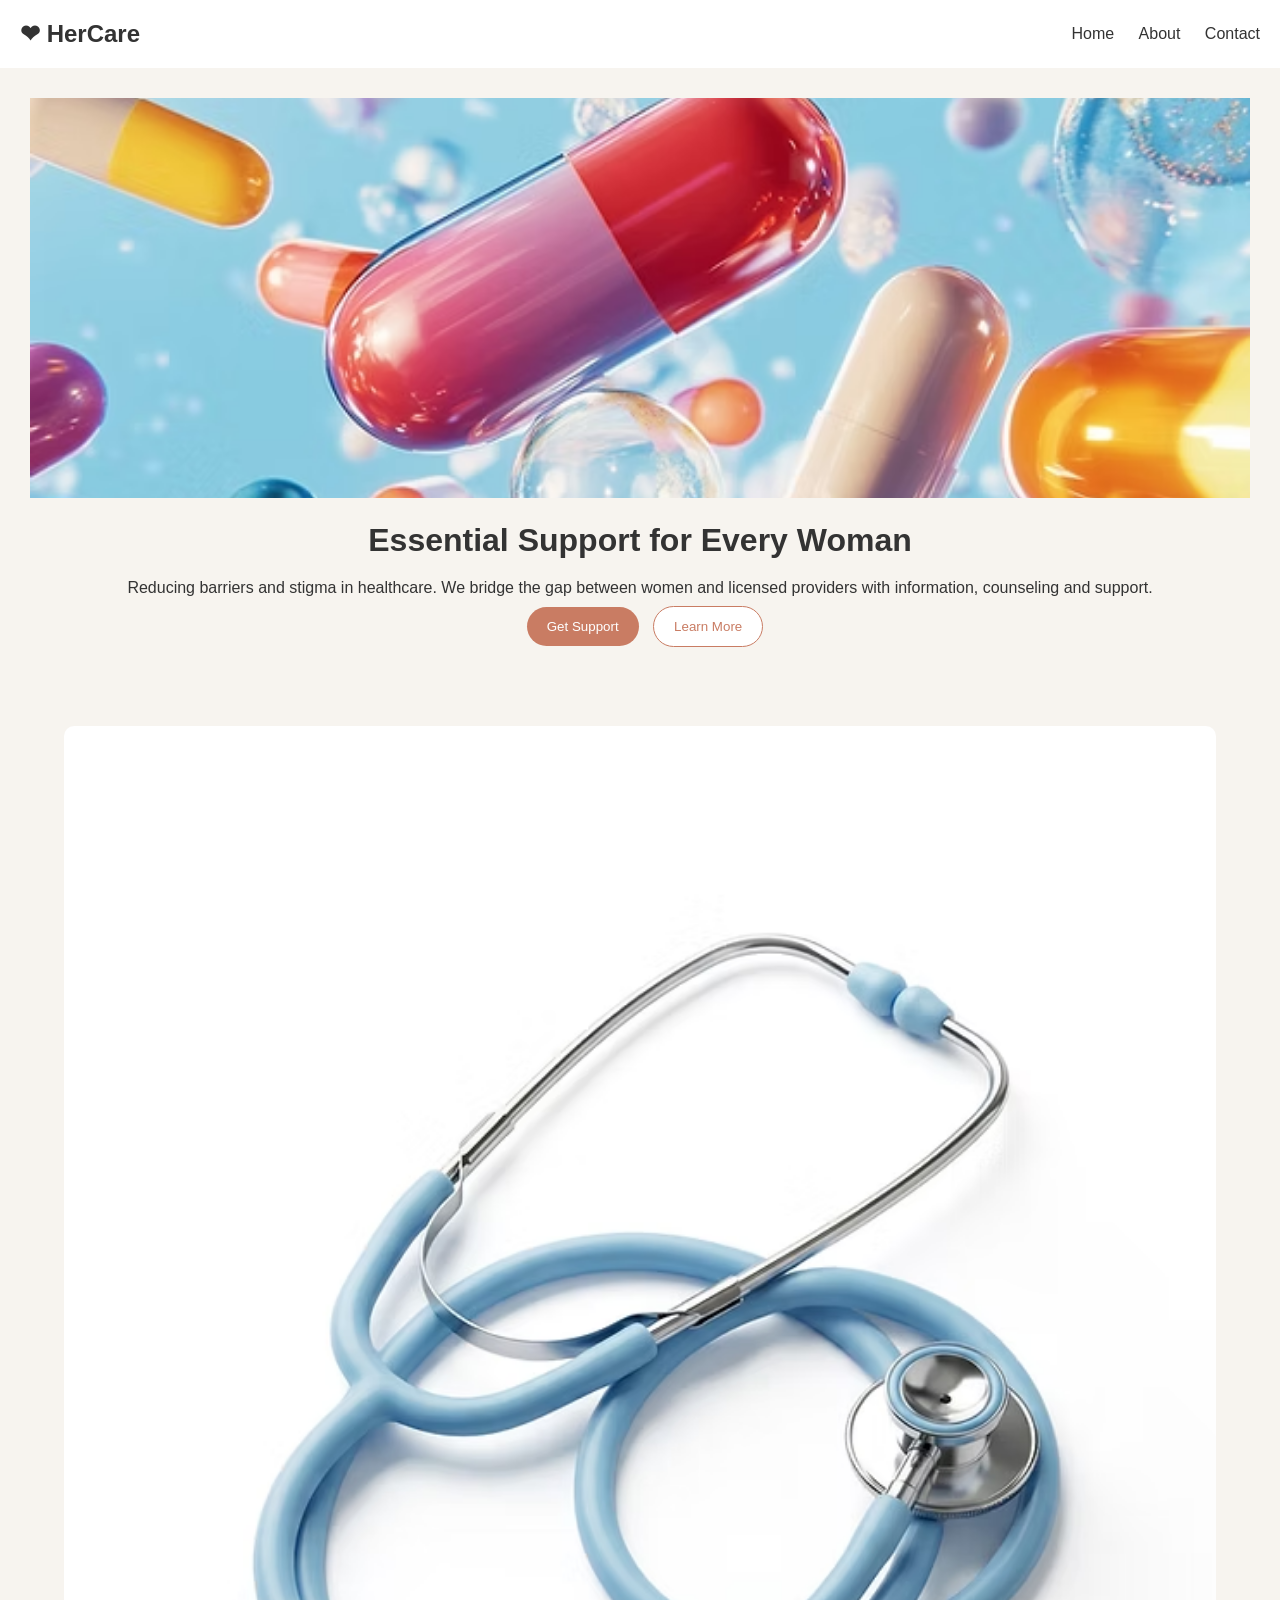
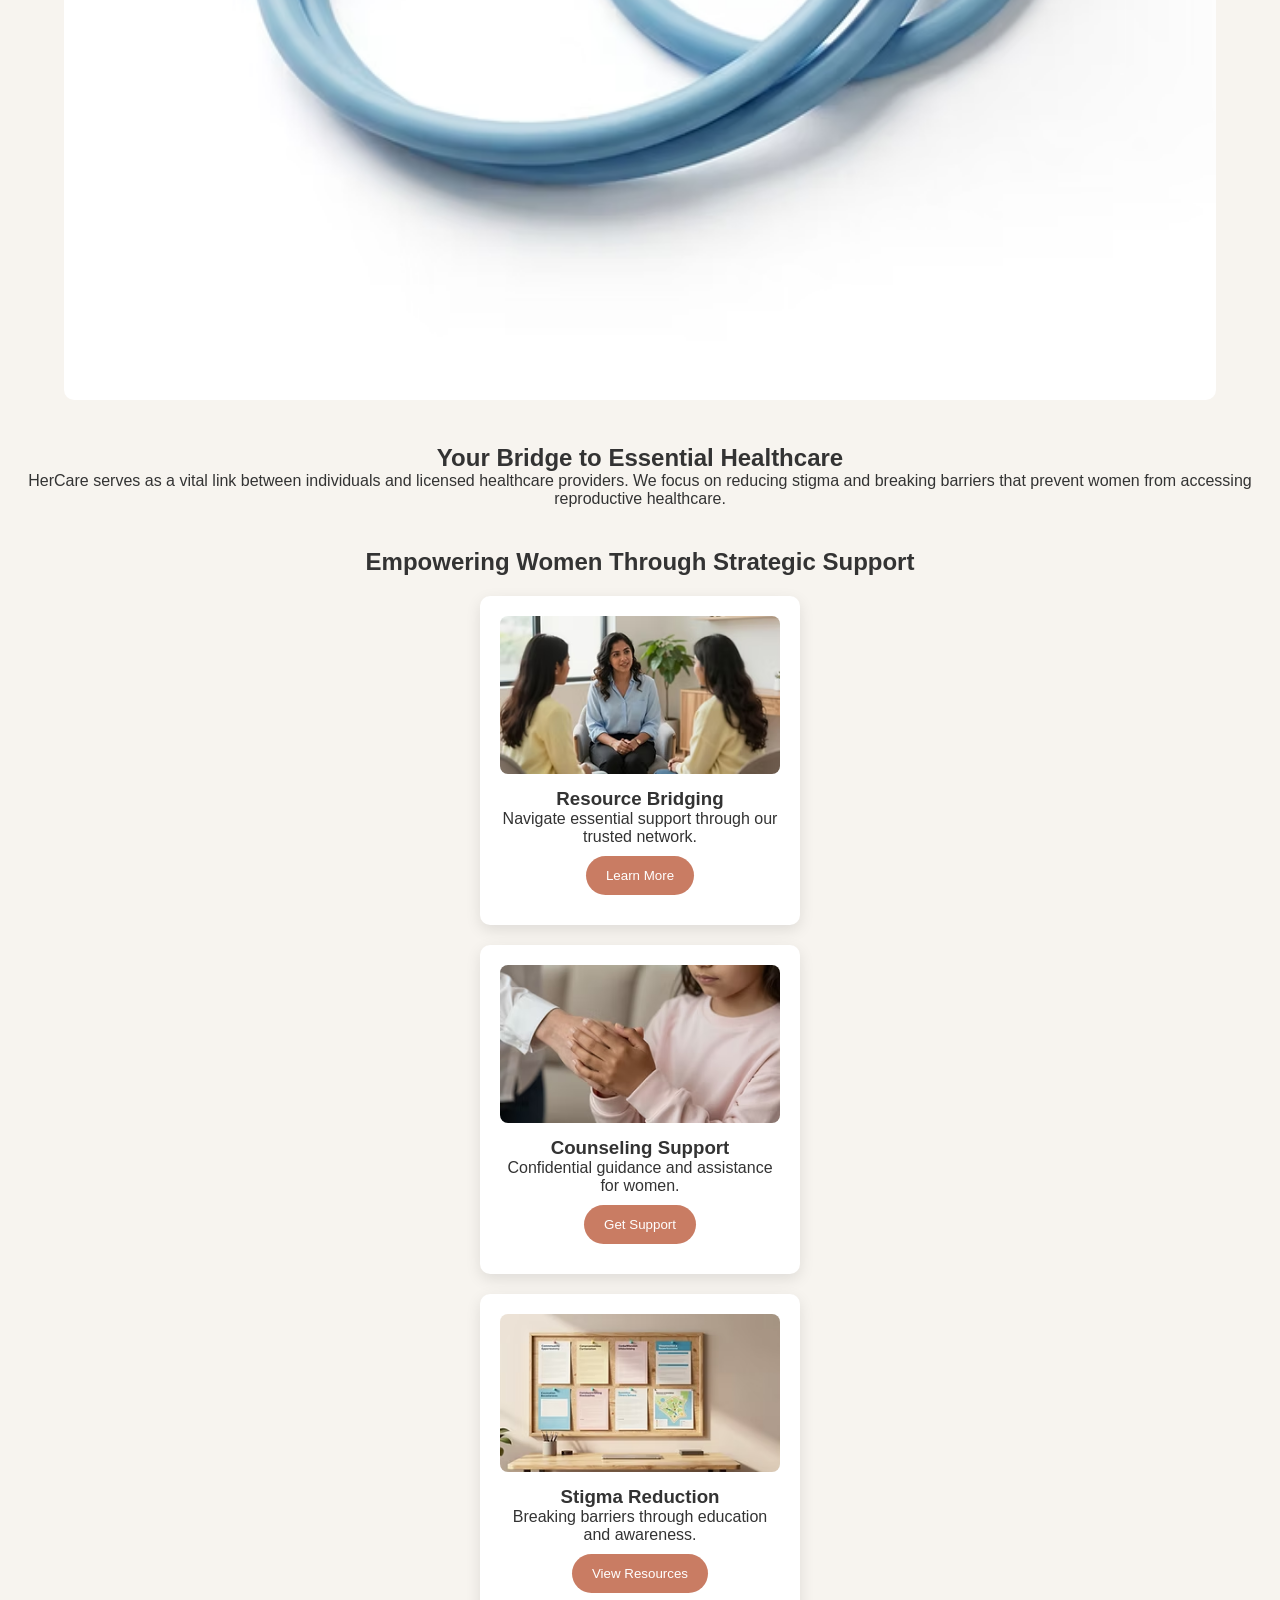
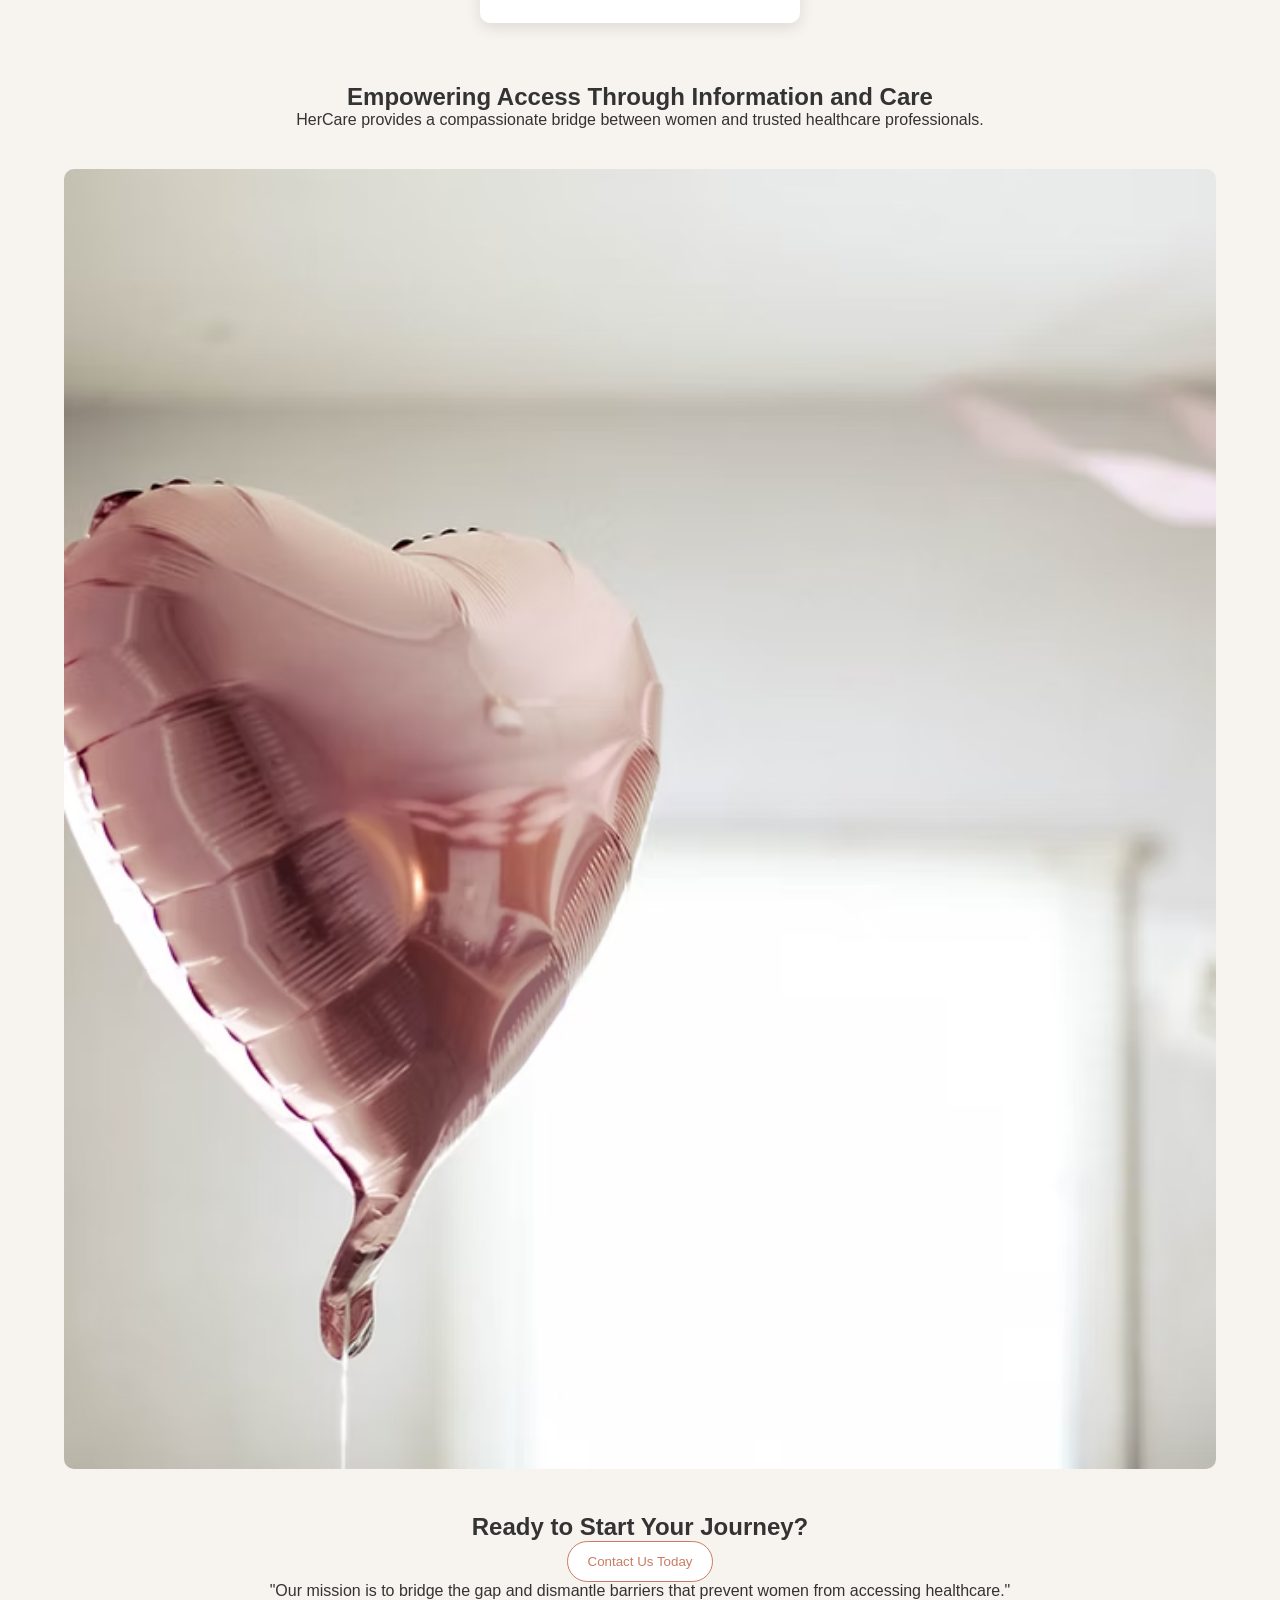
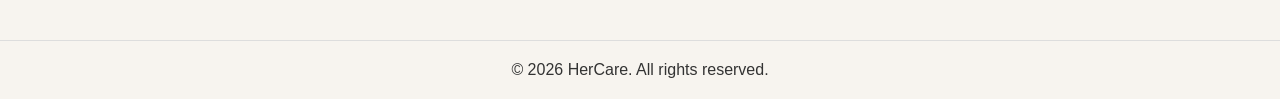
<file: HerCare/index.html>
<!DOCTYPE html>
<html lang="en">
<head>
<meta charset="UTF-8">
<meta name="viewport" content="width=device-width, initial-scale=1.0">
<title>HerCare</title>
<link rel="stylesheet" href="style.css">
</head>

<body>

<header>
<h2>❤ HerCare</h2>

<nav>
<a href="index.html">Home</a>
<a href="about.html">About</a>
<a href="contact.html">Contact</a>
</nav>
</header>


<section class="hero">
<img src="images/hero.avif">

<h1>Essential Support for Every Woman</h1>

<p>
Reducing barriers and stigma in healthcare.
We bridge the gap between women and licensed
providers with information, counseling and support.
</p>

<button class="btn">Get Support</button>
<button class="btn-light">Learn More</button>

</section>


<section class="image-section">
<img src="images/stethoscope.avif">
</section>


<section class="bridge">

<h2>Your Bridge to Essential Healthcare</h2>

<p>
HerCare serves as a vital link between individuals
and licensed healthcare providers. We focus on reducing
stigma and breaking barriers that prevent women from
accessing reproductive healthcare.
</p>

</section>


<section class="services">

<h2>Empowering Women Through Strategic Support</h2>

<div class="card">
<img src="images/resource.avif">
<h3>Resource Bridging</h3>
<p>Navigate essential support through our trusted network.</p>
<button class="btn">Learn More</button>
</div>

<div class="card">
<img src="images/counselling.avif">
<h3>Counseling Support</h3>
<p>Confidential guidance and assistance for women.</p>
<button class="btn">Get Support</button>
</div>

<div class="card">
<img src="images/stigma.avif">
<h3>Stigma Reduction</h3>
<p>Breaking barriers through education and awareness.</p>
<button class="btn">View Resources</button>
</div>

</section>


<section class="info">

<h2>Empowering Access Through Information and Care</h2>

<p>
HerCare provides a compassionate bridge between women
and trusted healthcare professionals.
</p>

</section>


<section class="image-section">
<img src="images/heart.avif">

</section>


<section class="cta">

<h2>Ready to Start Your Journey?</h2>

<button class="btn-light">Contact Us Today</button>

</section>


<section class="quote">

<p>
"Our mission is to bridge the gap and dismantle barriers
that prevent women from accessing healthcare."
</p>

</section>


<footer>

<p>© 2026 HerCare. All rights reserved.</p>

</footer>

</body>
</html>
</file>
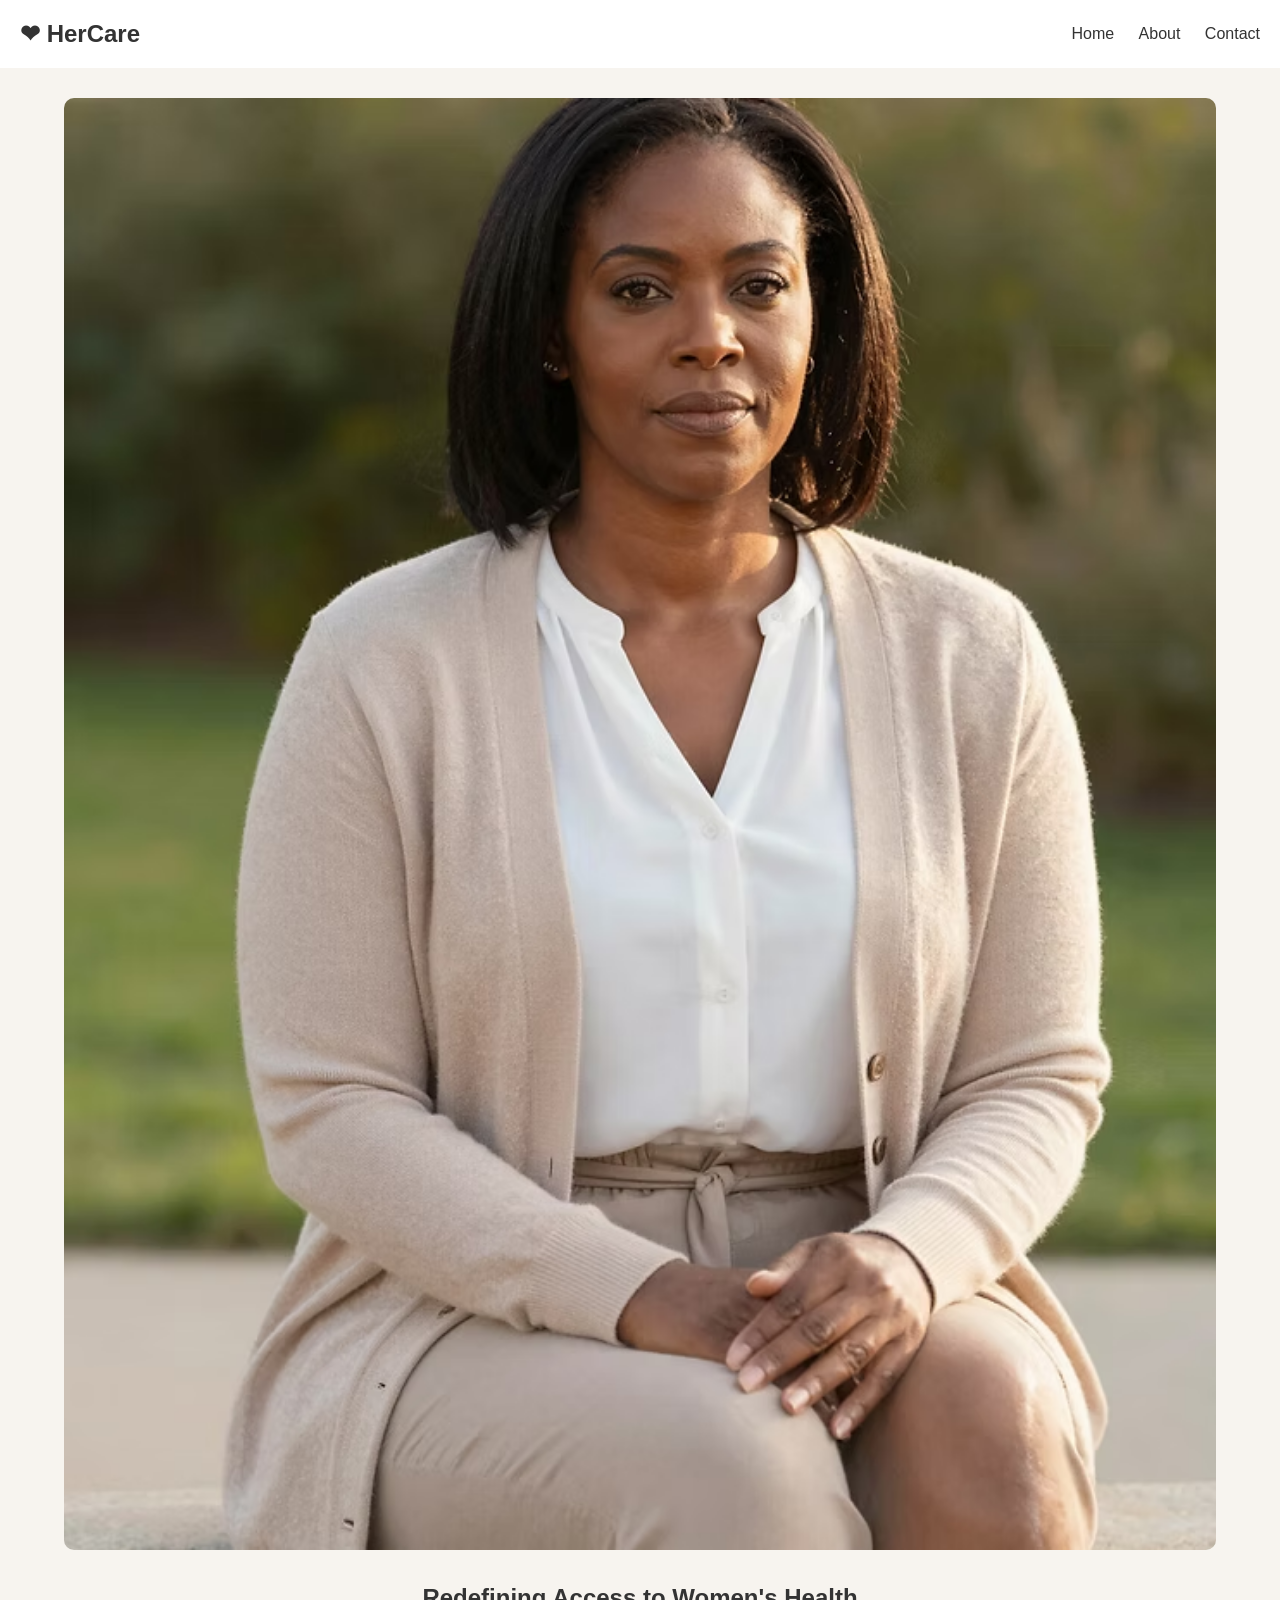
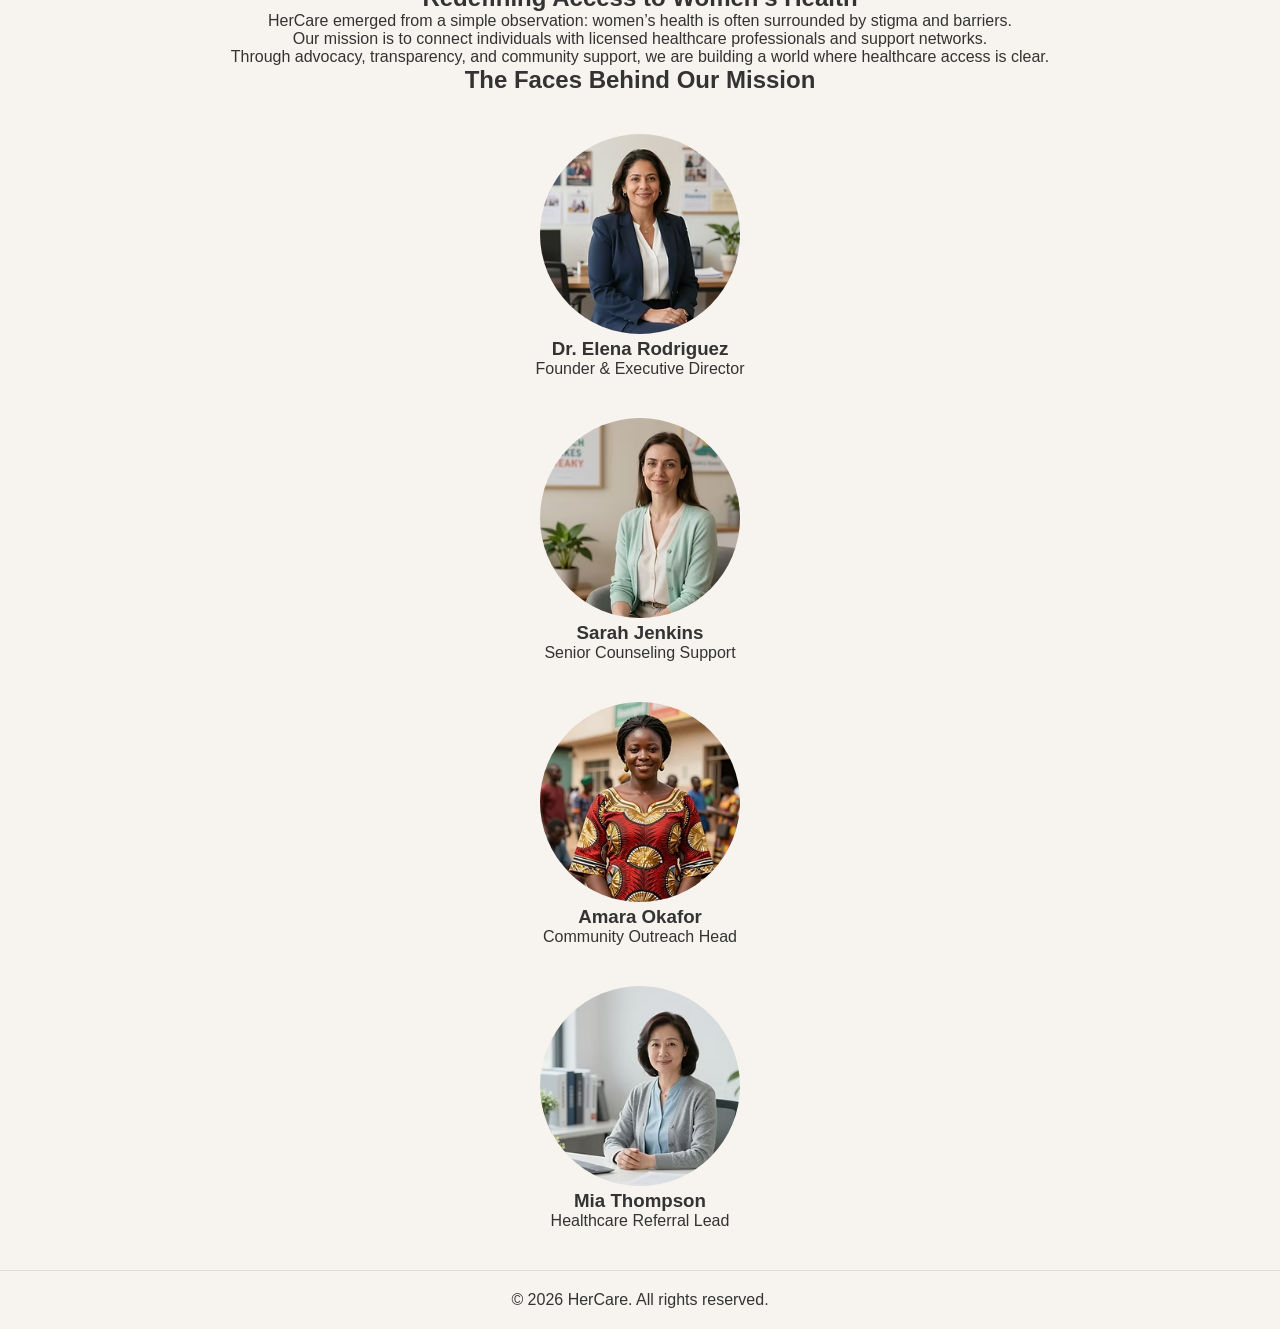
<file: HerCare/about.html>
<!DOCTYPE html>
<html lang="en">
<head>
<meta charset="UTF-8">
<meta name="viewport" content="width=device-width, initial-scale=1.0">
<title>About | HerCare</title>
<link rel="stylesheet" href="style.css">
</head>

<body>

<header>
<h2>❤ HerCare</h2>

<nav>
<a href="index.html">Home</a>
<a href="about.html">About</a>
<a href="contact.html">Contact</a>
</nav>
</header>


<section class="about-hero">
<img src="images/about-hero.avif">
</section>


<section class="about-text">

<h1>Redefining Access to Women's Health</h1>

<p>
HerCare emerged from a simple observation: women’s health
is often surrounded by stigma and barriers.
</p>

<p>
Our mission is to connect individuals with licensed
healthcare professionals and support networks.
</p>

<p>
Through advocacy, transparency, and community support,
we are building a world where healthcare access is clear.
</p>

</section>


<section class="team">

<h2>The Faces Behind Our Mission</h2>

<div class="team-member">
<img src="images/team1.avif">
<h3>Dr. Elena Rodriguez</h3>
<p>Founder & Executive Director</p>
</div>

<div class="team-member">
<img src="images/team2.avif">
<h3>Sarah Jenkins</h3>
<p>Senior Counseling Support</p>
</div>

<div class="team-member">
<img src="images/team3.avif">
<h3>Amara Okafor</h3>
<p>Community Outreach Head</p>
</div>

<div class="team-member">
<img src="images/team4.avif">
<h3>Mia Thompson</h3>
<p>Healthcare Referral Lead</p>
</div>

</section>


<footer>
<p>© 2026 HerCare. All rights reserved.</p>
</footer>

</body>
</html>
</file>
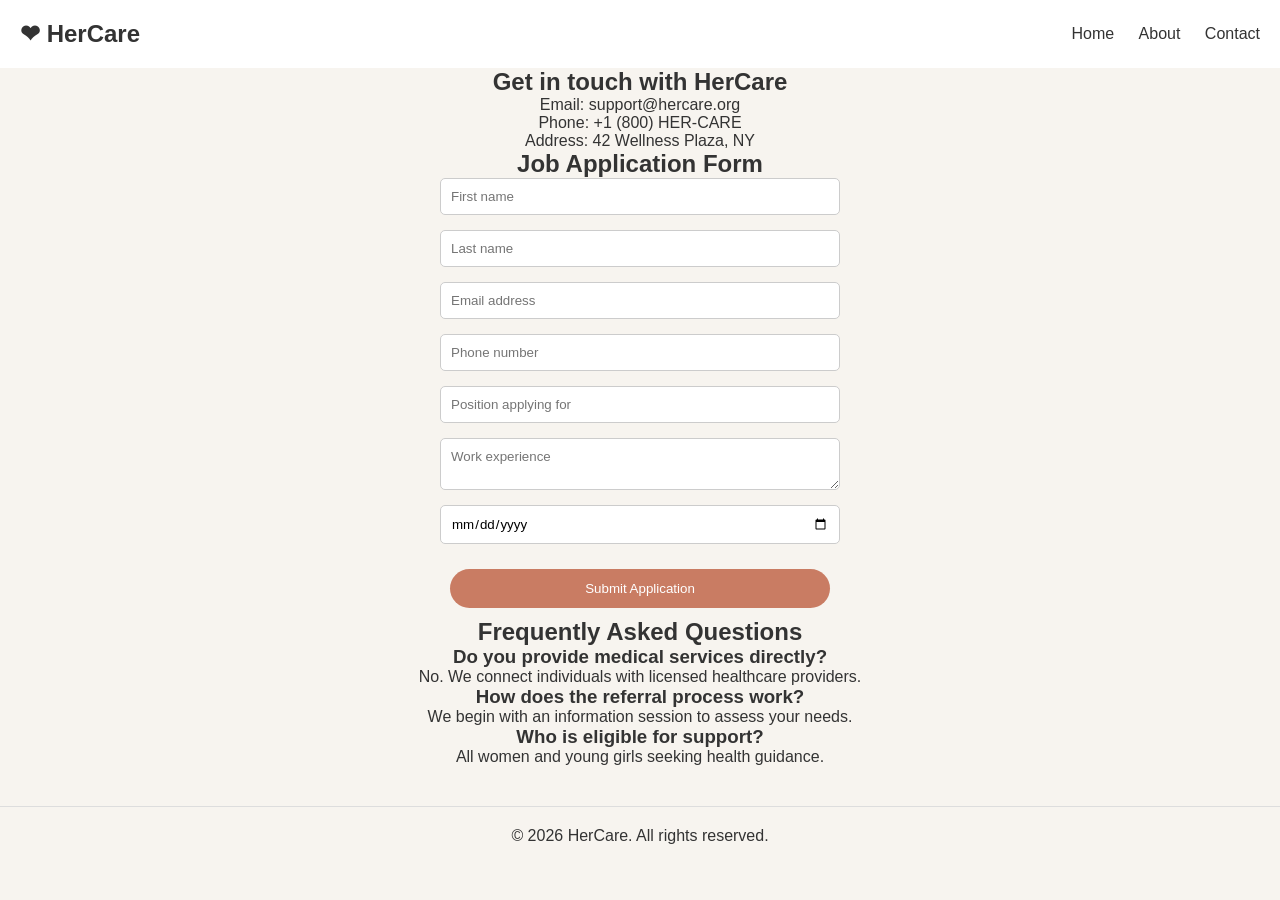
<file: HerCare/contact.html>
<!DOCTYPE html>
<html lang="en">
<head>
<meta charset="UTF-8">
<meta name="viewport" content="width=device-width, initial-scale=1.0">
<title>Contact | HerCare</title>
<link rel="stylesheet" href="style.css">
</head>

<body>

<header>
<h2>❤ HerCare</h2>

<nav>
<a href="index.html">Home</a>
<a href="about.html">About</a>
<a href="contact.html">Contact</a>
</nav>
</header>


<section class="contact-info">

<h1>Get in touch with HerCare</h1>

<p>Email: support@hercare.org</p>
<p>Phone: +1 (800) HER-CARE</p>
<p>Address: 42 Wellness Plaza, NY</p>

</section>


<section class="contact-form">

<h2>Job Application Form</h2>

<form>

<input type="text" placeholder="First name">
<input type="text" placeholder="Last name">
<input type="email" placeholder="Email address">
<input type="tel" placeholder="Phone number">
<input type="text" placeholder="Position applying for">

<textarea placeholder="Work experience"></textarea>

<input type="date">

<button class="btn">Submit Application</button>

</form>

</section>


<section class="faq">

<h2>Frequently Asked Questions</h2>

<h3>Do you provide medical services directly?</h3>
<p>No. We connect individuals with licensed healthcare providers.</p>

<h3>How does the referral process work?</h3>
<p>We begin with an information session to assess your needs.</p>

<h3>Who is eligible for support?</h3>
<p>All women and young girls seeking health guidance.</p>

</section>


<footer>
<p>© 2026 HerCare. All rights reserved.</p>
</footer>

</body>
</html>
</file>
<file: HerCare/style.css>
*{
margin:0;
padding:0;
box-sizing:border-box;
font-family:Arial, sans-serif;
}

body{
background:#f7f4ef;
color:#333;
text-align:center;
}

/* HEADER */

header{
display:flex;
justify-content:space-between;
align-items:center;
padding:20px;
background:white;
}

nav a{
margin-left:20px;
text-decoration:none;
color:#333;
}

/* HERO */

.hero img{
width:100%;
max-height:400px;
object-fit:cover;
}

.hero{
padding:30px;
}

.hero h1{
margin:20px 0;
font-size:32px;
}

.btn{
background:#c97c63;
color:white;
border:none;
padding:12px 20px;
border-radius:25px;
margin:10px;
cursor:pointer;
}

.btn-light{
background:white;
border:1px solid #c97c63;
color:#c97c63;
padding:12px 20px;
border-radius:25px;
}

/* IMAGE SECTION */

.image-section img{
width:90%;
margin:40px auto;
border-radius:10px;
}

/* SERVICES */

.services{
padding:40px;
}

.card{
background:white;
padding:20px;
margin:20px auto;
max-width:320px;
border-radius:10px;
box-shadow:0 5px 15px rgba(0,0,0,0.1);
}

.card img{
width:100%;
border-radius:8px;
margin-bottom:10px;
}

/* ABOUT PAGE */

.about-hero img{
width:90%;
margin:30px auto;
border-radius:10px;
}

.team-member{
margin:40px 0;
}

.team-member img{
width:200px;
height:200px;
border-radius:50%;
object-fit:cover;
}

/* CONTACT */

.contact-form form{
display:flex;
flex-direction:column;
gap:15px;
max-width:400px;
margin:auto;
}

input, textarea{
padding:10px;
border:1px solid #ccc;
border-radius:5px;
}

/* FOOTER */

footer{
margin-top:40px;
padding:20px;
border-top:1px solid #ddd;
}
</file>
